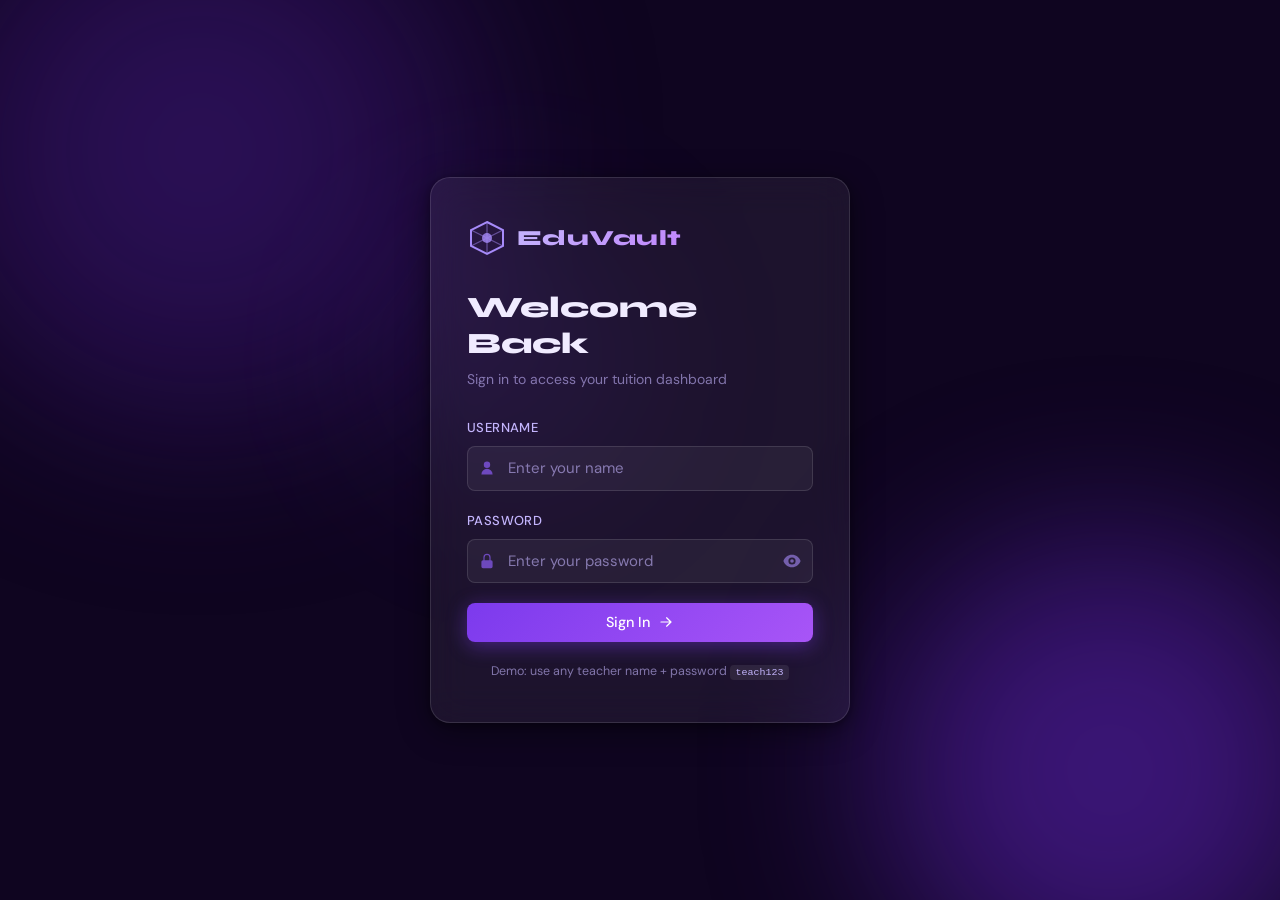
<file: index.html>
<!DOCTYPE html>
<html lang="en">
<head>
  <meta charset="UTF-8" />
  <meta name="viewport" content="width=device-width, initial-scale=1.0" />
  <title>EduVault — Login</title>
  <link rel="preconnect" href="https://fonts.googleapis.com" />
  <link rel="preconnect" href="https://fonts.gstatic.com" crossorigin />
  <link href="https://fonts.googleapis.com/css2?family=Syne:wght@400;600;700;800&family=DM+Sans:ital,opsz,wght@0,9..40,300;0,9..40,400;0,9..40,500;1,9..40,300&display=swap" rel="stylesheet" />
  <link rel="stylesheet" href="styles.css" />
</head>
<body>

  <div class="bg-orbs" aria-hidden="true">
    <div class="orb orb-1"></div>
    <div class="orb orb-2"></div>
    <div class="orb orb-3"></div>
  </div>

  <section id="login-screen" class="screen active">
    <div class="login-card glass-card">
      <div class="login-brand">
        <div class="brand-icon" aria-hidden="true">
          <svg viewBox="0 0 40 40" fill="none" xmlns="http://www.w3.org/2000/svg">
            <path d="M20 4L36 12V28L20 36L4 28V12L20 4Z" stroke="currentColor" stroke-width="2" fill="none"/>
            <path d="M20 4L20 36M4 12L36 28M36 12L4 28" stroke="currentColor" stroke-width="1.2" opacity="0.5"/>
            <circle cx="20" cy="20" r="5" fill="currentColor" opacity="0.8"/>
          </svg>
        </div>
        <span class="brand-name">EduVault</span>
      </div>

      <h1 class="login-heading">Welcome Back</h1>
      <p class="login-sub">Sign in to access your tuition dashboard</p>

      <div id="login-error" class="alert alert-error" role="alert" hidden>
        <span class="alert-icon">⚠</span>
        <span id="login-error-msg">Invalid credentials. Please try again.</span>
      </div>

      <div class="form-group">
        <label for="username" class="form-label">Username</label>
        <div class="input-wrapper">
          <span class="input-icon" aria-hidden="true">
            <svg viewBox="0 0 20 20" fill="currentColor"><path d="M10 10a4 4 0 100-8 4 4 0 000 8zm-7 8a7 7 0 1114 0H3z"/></svg>
          </span>
          <input type="text" id="username" class="form-input" placeholder="Enter your name" autocomplete="username" />
        </div>
      </div>

      <div class="form-group">
        <label for="password" class="form-label">Password</label>
        <div class="input-wrapper">
          <span class="input-icon" aria-hidden="true">
            <svg viewBox="0 0 20 20" fill="currentColor"><path fill-rule="evenodd" d="M10 1a4.5 4.5 0 00-4.5 4.5V9H5a2 2 0 00-2 2v6a2 2 0 002 2h10a2 2 0 002-2v-6a2 2 0 00-2-2h-.5V5.5A4.5 4.5 0 0010 1zm3 8V5.5a3 3 0 10-6 0V9h6z" clip-rule="evenodd"/></svg>
          </span>
          <input type="password" id="password" class="form-input" placeholder="Enter your password" autocomplete="current-password" />
          <button type="button" class="toggle-pw" id="toggle-pw" aria-label="Toggle password visibility">
            <svg id="pw-eye" viewBox="0 0 20 20" fill="currentColor"><path d="M10 12a2 2 0 100-4 2 2 0 000 4z"/><path fill-rule="evenodd" d="M.458 10C1.732 5.943 5.522 3 10 3s8.268 2.943 9.542 7c-1.274 4.057-5.064 7-9.542 7S1.732 14.057.458 10zM14 10a4 4 0 11-8 0 4 4 0 018 0z" clip-rule="evenodd"/></svg>
          </button>
        </div>
      </div>

      <button id="login-btn" class="btn btn-primary btn-full" type="button">
        <span>Sign In</span>
        <svg viewBox="0 0 20 20" fill="currentColor" class="btn-arrow"><path fill-rule="evenodd" d="M3 10a.75.75 0 01.75-.75h10.638L10.23 5.29a.75.75 0 111.04-1.08l5.5 5.25a.75.75 0 010 1.08l-5.5 5.25a.75.75 0 11-1.04-1.08l4.158-3.96H3.75A.75.75 0 013 10z" clip-rule="evenodd"/></svg>
      </button>

      <p class="login-hint">Demo: use any teacher name + password <code>teach123</code></p>
    </div>
  </section>

  <!-- Toast (for login errors feedback) -->
  <div id="toast" class="toast" role="alert" aria-live="polite" hidden>
    <span id="toast-icon">✓</span>
    <span id="toast-msg"></span>
  </div>

  <script src="script.js"></script>
  <script>
    document.addEventListener('DOMContentLoaded', () => {
      // If already logged in, skip to dashboard
      if (getCurrentUser()) { window.location.href = 'dashboard.html'; return; }

      const loginBtn = $('#login-btn');
      const togglePw = $('#toggle-pw');
      const pwInput  = $('#password');
      const errorEl  = $('#login-error');
      const errorMsg = $('#login-error-msg');

      togglePw.addEventListener('click', () => {
        pwInput.type = pwInput.type === 'password' ? 'text' : 'password';
      });

      ['#username', '#password'].forEach(sel => {
        $(sel).addEventListener('keydown', (e) => { if (e.key === 'Enter') attemptLogin(); });
      });

      loginBtn.addEventListener('click', attemptLogin);

      function attemptLogin() {
        const username = $('#username').value.trim().toLowerCase();
        const password = $('#password').value;
        hide(errorEl);

        if (!username || !password) {
          errorMsg.textContent = 'Please enter both username and password.';
          show(errorEl); return;
        }

        const cred = CREDENTIALS[username];
        if (!cred || cred.password !== password) {
          errorMsg.textContent = 'Invalid credentials. Please try again.';
          show(errorEl);
          loginBtn.style.animation = 'none';
          requestAnimationFrame(() => { loginBtn.style.animation = 'shake 0.4s ease'; });
          return;
        }

        setCurrentUser({ username, display: cred.display, role: cred.role });
        window.location.href = 'dashboard.html';
      }
    });
  </script>
</body>
</html>
</file>
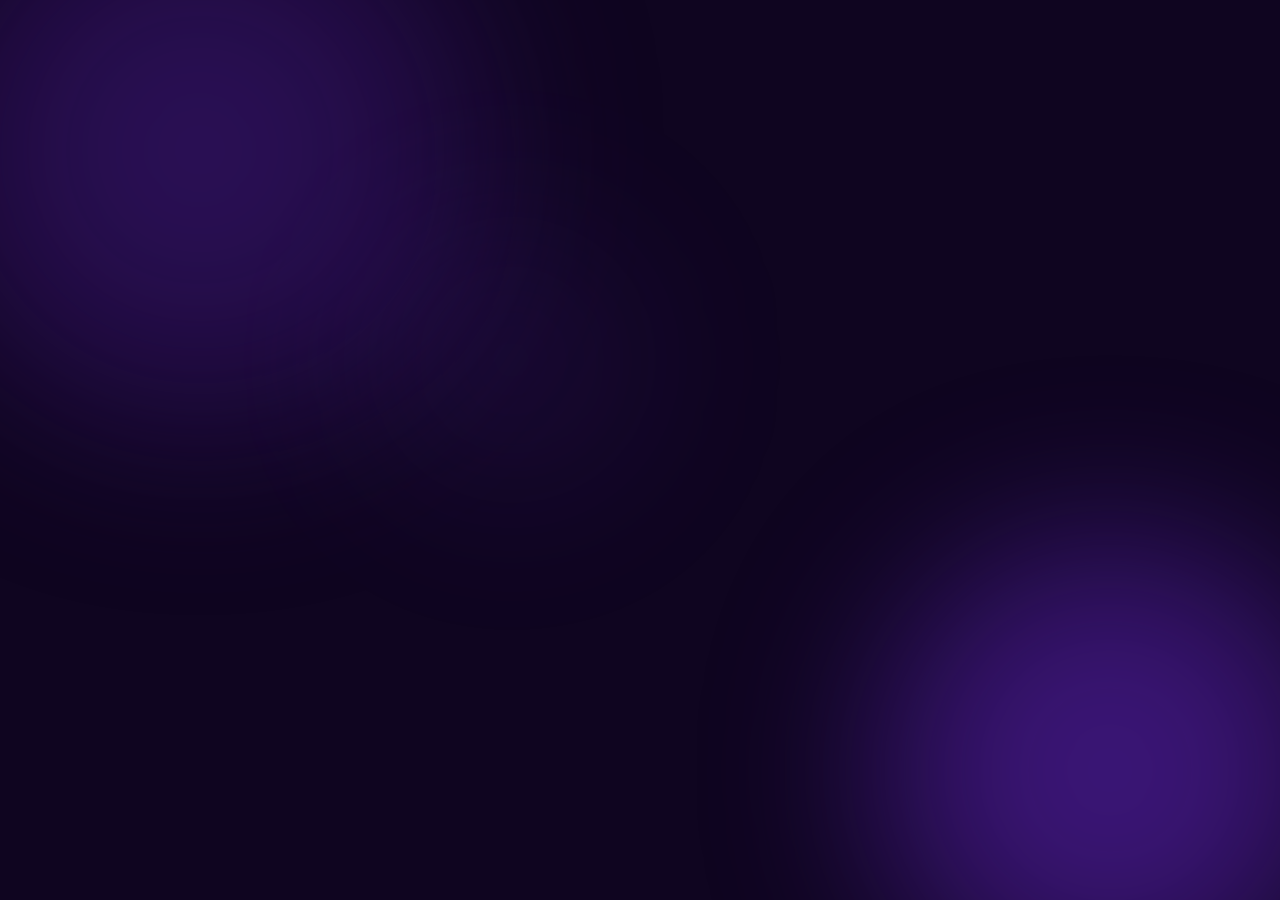
<file: attendance.html>
<!DOCTYPE html>
<html lang="en">
<head>
  <meta charset="UTF-8" />
  <meta name="viewport" content="width=device-width, initial-scale=1.0" />
  <title>EduVault — Attendance</title>
  <link rel="preconnect" href="https://fonts.googleapis.com" />
  <link rel="preconnect" href="https://fonts.gstatic.com" crossorigin />
  <link href="https://fonts.googleapis.com/css2?family=Syne:wght@400;600;700;800&family=DM+Sans:ital,opsz,wght@0,9..40,300;0,9..40,400;0,9..40,500;1,9..40,300&display=swap" rel="stylesheet" />
  <link rel="stylesheet" href="styles.css" />
</head>
<body>
  <div class="bg-orbs" aria-hidden="true">
    <div class="orb orb-1"></div>
    <div class="orb orb-2"></div>
    <div class="orb orb-3"></div>
  </div>
  <div class="dashboard-layout" id="dashboard-layout"></div>
  <div id="toast" class="toast" role="alert" aria-live="polite" hidden>
    <span id="toast-icon">✓</span>
    <span id="toast-msg"></span>
  </div>
  <script src="script.js"></script>
  <script src="_sidebar_helper.js"></script>
  <script src="attendance.js"></script>
</body>
</html>
</file>
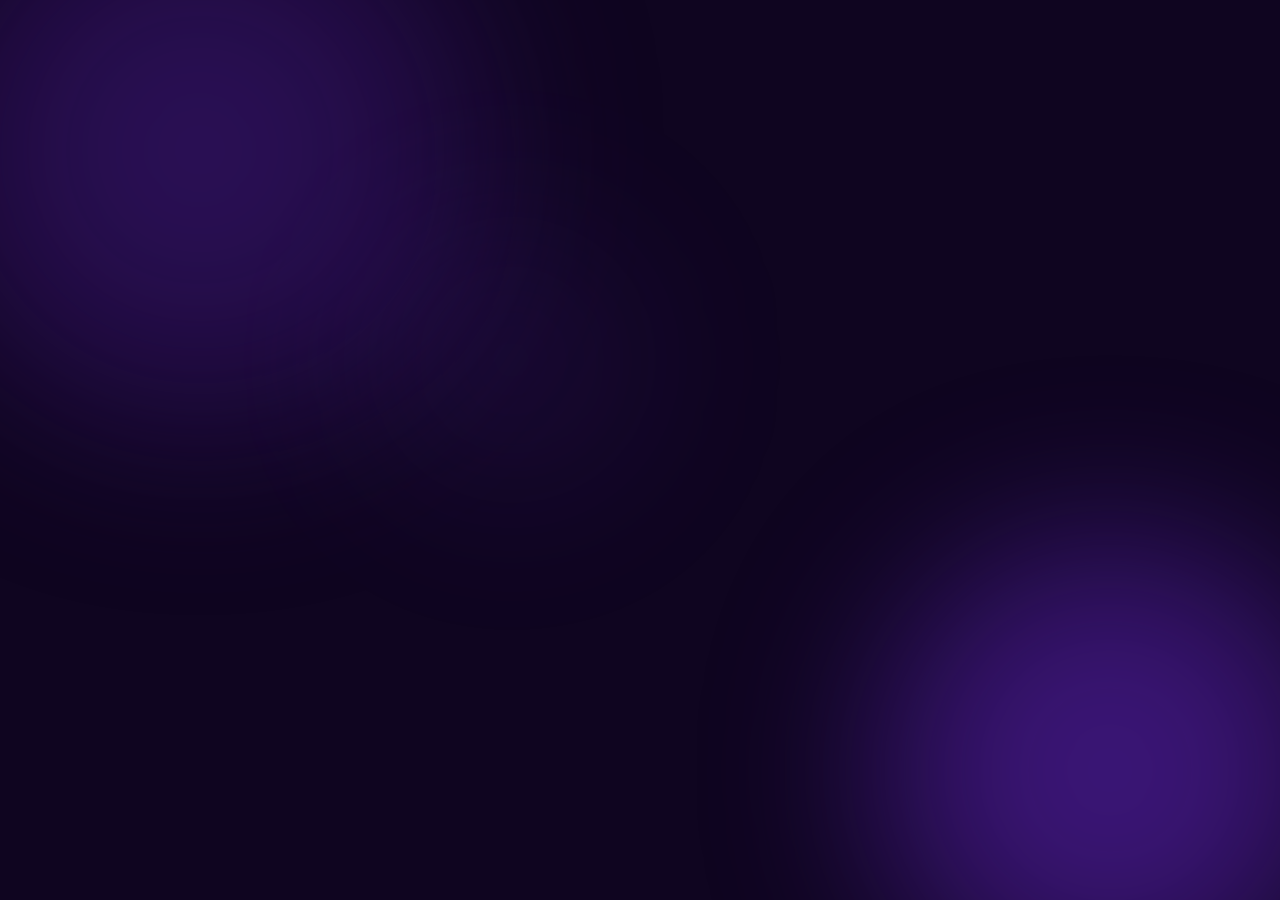
<file: dashboard.html>
<!DOCTYPE html>
<html lang="en">
<head>
  <meta charset="UTF-8" />
  <meta name="viewport" content="width=device-width, initial-scale=1.0" />
  <title>EduVault — Dashboard</title>
  <link rel="preconnect" href="https://fonts.googleapis.com" />
  <link rel="preconnect" href="https://fonts.gstatic.com" crossorigin />
  <link href="https://fonts.googleapis.com/css2?family=Syne:wght@400;600;700;800&family=DM+Sans:ital,opsz,wght@0,9..40,300;0,9..40,400;0,9..40,500;1,9..40,300&display=swap" rel="stylesheet" />
  <link rel="stylesheet" href="styles.css" />
  <style>
    .dashboard-welcome { max-width: 600px; margin: 3rem auto; text-align: center; padding: 2rem; }
    .dashboard-welcome h2 { font-size: 2rem; margin-bottom: 0.5rem; }
    .dashboard-welcome p { color: var(--text-muted); margin-bottom: 2rem; }
    .nav-cards { display: grid; grid-template-columns: repeat(auto-fit, minmax(200px, 1fr)); gap: 1rem; margin-top: 2rem; }
    .nav-card { display: flex; flex-direction: column; align-items: center; gap: 12px; padding: 1.5rem 1rem; border-radius: var(--radius-lg); border: 1px solid var(--glass-border); background: var(--glass-bg); backdrop-filter: var(--glass-blur); transition: var(--transition); text-decoration: none; color: var(--text-primary); }
    .nav-card:hover { background: var(--glass-bg-hover); border-color: var(--glass-border-accent); transform: translateY(-2px); }
    .nav-card-icon { width: 48px; height: 48px; border-radius: var(--radius-md); background: var(--glass-bg-active); display: flex; align-items: center; justify-content: center; color: var(--purple-300); }
    .nav-card-icon svg { width: 26px; height: 26px; }
    .nav-card-label { font-weight: 600; font-size: 0.95rem; }
  </style>
</head>
<body>
  <div class="bg-orbs" aria-hidden="true">
    <div class="orb orb-1"></div>
    <div class="orb orb-2"></div>
    <div class="orb orb-3"></div>
  </div>

  <div class="dashboard-layout" id="dashboard-layout"></div>

  <div id="toast" class="toast" role="alert" aria-live="polite" hidden>
    <span id="toast-icon">✓</span>
    <span id="toast-msg"></span>
  </div>

  <script src="script.js"></script>
  <script src="_sidebar_helper.js"></script>
  <script>
    document.addEventListener('DOMContentLoaded', () => {
      const user = initPage('dashboard', 'Dashboard');
      if (!user) return;

      const contentArea = $('#content-area');
      contentArea.innerHTML = `
        <div class="dashboard-welcome">
          <h2>Welcome, ${escapeHtml(user.display)} 👋</h2>
          <p>Select a section to get started</p>
          <div class="nav-cards">
            <a href="attendance.html" class="nav-card">
              <div class="nav-card-icon">
                <svg viewBox="0 0 24 24" fill="none" stroke="currentColor" stroke-width="2"><rect x="3" y="4" width="18" height="18" rx="2"/><path d="M16 2v4M8 2v4M3 10h18"/><path d="M8 14h.01M12 14h.01M16 14h.01M8 18h.01M12 18h.01"/></svg>
              </div>
              <span class="nav-card-label">Attendance</span>
            </a>
            <a href="session.html" class="nav-card">
              <div class="nav-card-icon">
                <svg viewBox="0 0 24 24" fill="none" stroke="currentColor" stroke-width="2"><circle cx="12" cy="12" r="10"/><polyline points="12,6 12,12 16,14"/></svg>
              </div>
              <span class="nav-card-label">Session Handled</span>
            </a>
            <a href="timetable.html" class="nav-card">
              <div class="nav-card-icon">
                <svg viewBox="0 0 24 24" fill="none" stroke="currentColor" stroke-width="2"><path d="M8 6h13M8 12h13M8 18h13M3 6h.01M3 12h.01M3 18h.01"/></svg>
              </div>
              <span class="nav-card-label">Timetable</span>
            </a>
            <a href="marks.html" class="nav-card">
              <div class="nav-card-icon">
                <svg viewBox="0 0 24 24" fill="none" stroke="currentColor" stroke-width="2"><path d="M9 11l3 3L22 4"/><path d="M21 12v7a2 2 0 01-2 2H5a2 2 0 01-2-2V5a2 2 0 012-2h11"/></svg>
              </div>
              <span class="nav-card-label">Marks</span>
            </a>
            ${user.role === 'admin' ? `
            <a href="students.html" class="nav-card">
              <div class="nav-card-icon">
                <svg viewBox="0 0 24 24" fill="none" stroke="currentColor" stroke-width="2"><path d="M17 21v-2a4 4 0 00-4-4H5a4 4 0 00-4 4v2"/><circle cx="9" cy="7" r="4"/><path d="M23 21v-2a4 4 0 00-3-3.87M16 3.13a4 4 0 010 7.75"/></svg>
              </div>
              <span class="nav-card-label">Students</span>
            </a>` : ''}
          </div>
        </div>`;
    });
  </script>
</body>
</html>
</file>
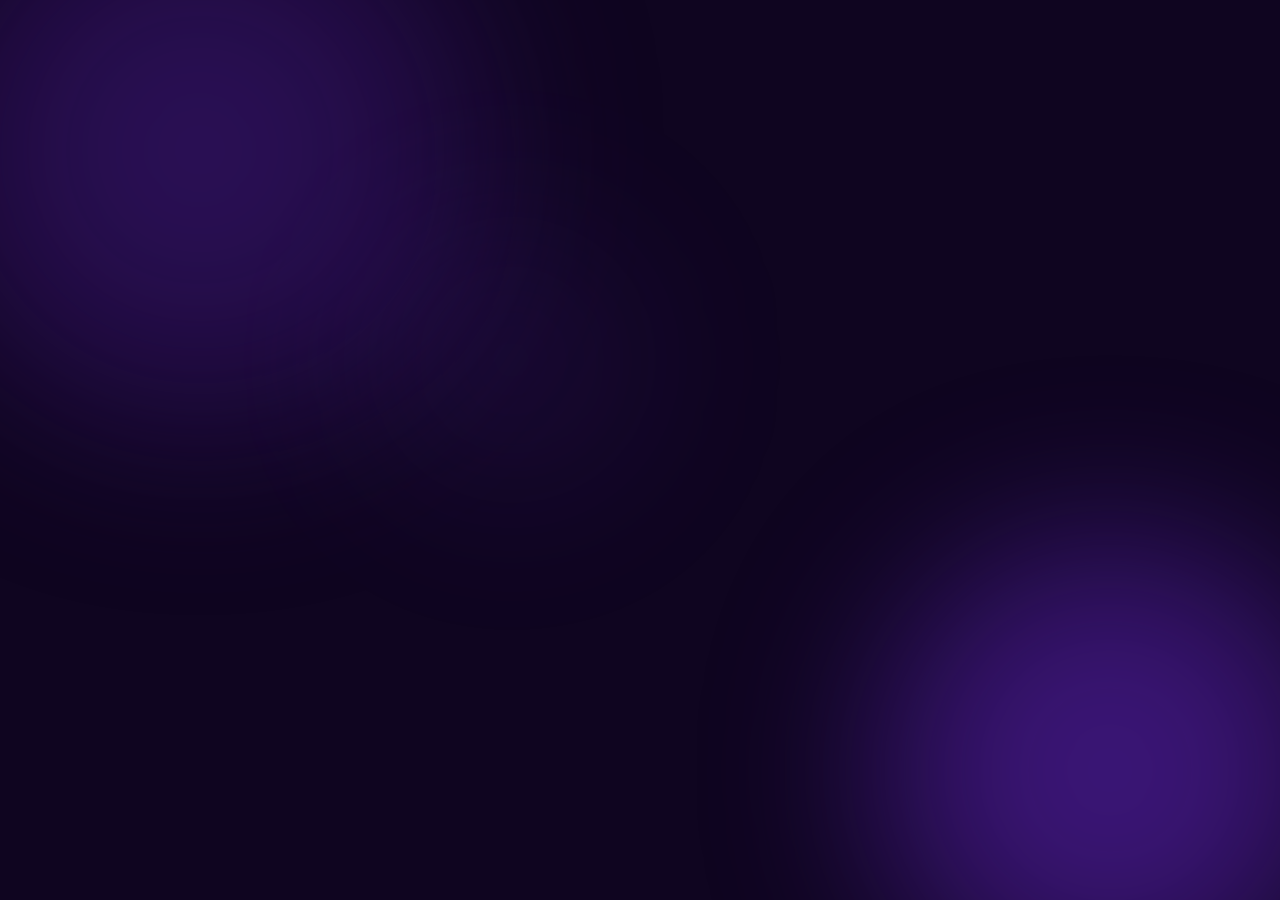
<file: marks.html>
<!DOCTYPE html>
<html lang="en">
<head>
  <meta charset="UTF-8" />
  <meta name="viewport" content="width=device-width, initial-scale=1.0" />
  <title>EduVault — Marks</title>
  <link rel="preconnect" href="https://fonts.googleapis.com" />
  <link rel="preconnect" href="https://fonts.gstatic.com" crossorigin />
  <link href="https://fonts.googleapis.com/css2?family=Syne:wght@400;600;700;800&family=DM+Sans:ital,opsz,wght@0,9..40,300;0,9..40,400;0,9..40,500;1,9..40,300&display=swap" rel="stylesheet" />
  <link rel="stylesheet" href="styles.css" />
</head>
<body>
  <div class="bg-orbs" aria-hidden="true">
    <div class="orb orb-1"></div>
    <div class="orb orb-2"></div>
    <div class="orb orb-3"></div>
  </div>
  <div class="dashboard-layout" id="dashboard-layout"></div>
  <div id="toast" class="toast" role="alert" aria-live="polite" hidden>
    <span id="toast-icon">✓</span>
    <span id="toast-msg"></span>
  </div>
  <script src="script.js"></script>
  <script src="_sidebar_helper.js"></script>
  <script src="marks.js"></script>
</body>
</html>
</file>
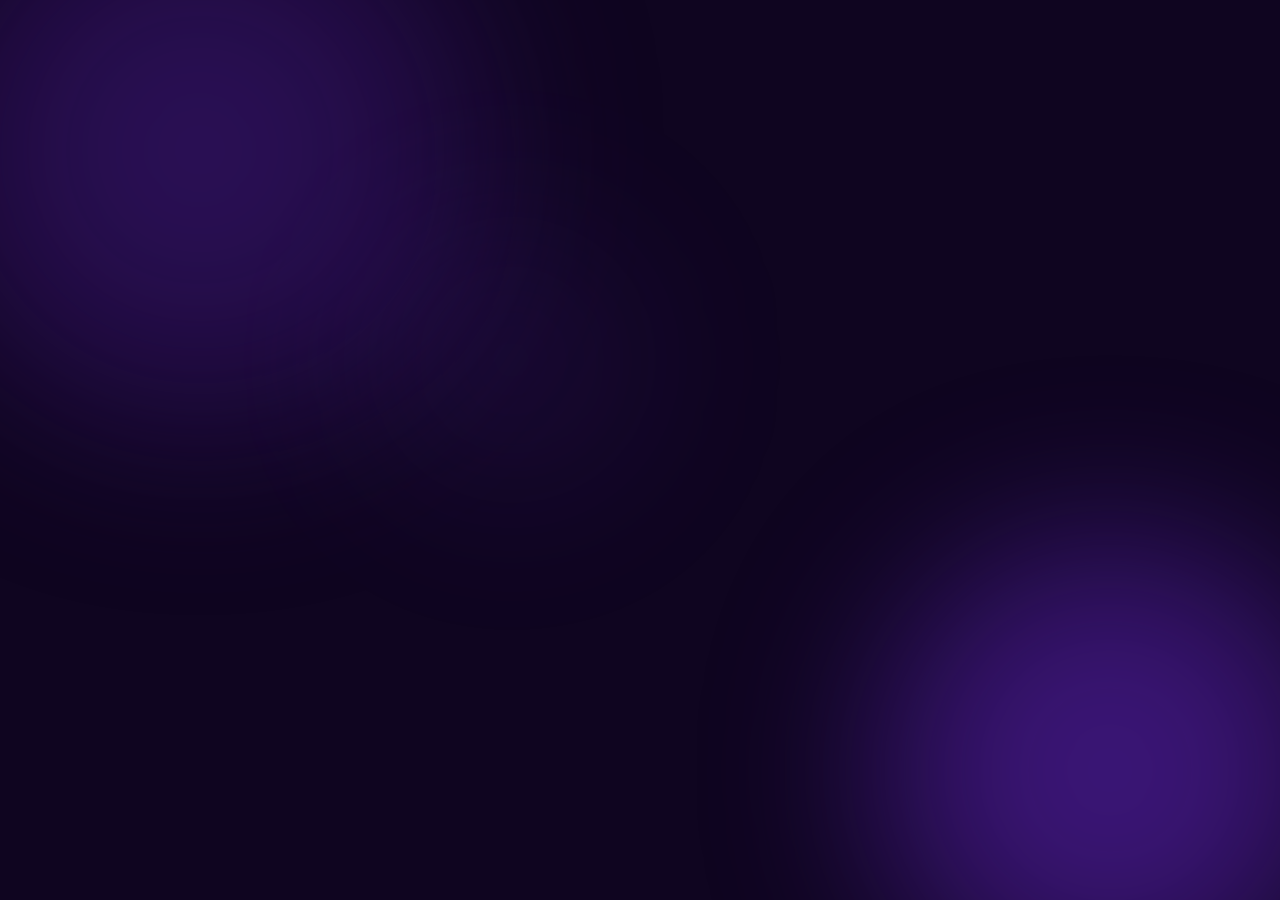
<file: session.html>
<!DOCTYPE html>
<html lang="en">
<head>
  <meta charset="UTF-8" />
  <meta name="viewport" content="width=device-width, initial-scale=1.0" />
  <title>EduVault — Session Handled</title>
  <link rel="preconnect" href="https://fonts.googleapis.com" />
  <link rel="preconnect" href="https://fonts.gstatic.com" crossorigin />
  <link href="https://fonts.googleapis.com/css2?family=Syne:wght@400;600;700;800&family=DM+Sans:ital,opsz,wght@0,9..40,300;0,9..40,400;0,9..40,500;1,9..40,300&display=swap" rel="stylesheet" />
  <link rel="stylesheet" href="styles.css" />
</head>
<body>
  <div class="bg-orbs" aria-hidden="true">
    <div class="orb orb-1"></div>
    <div class="orb orb-2"></div>
    <div class="orb orb-3"></div>
  </div>
  <div class="dashboard-layout" id="dashboard-layout"></div>
  <div id="toast" class="toast" role="alert" aria-live="polite" hidden>
    <span id="toast-icon">✓</span>
    <span id="toast-msg"></span>
  </div>
  <script src="script.js"></script>
  <script src="_sidebar_helper.js"></script>
  <script src="session.js"></script>
</body>
</html>
</file>
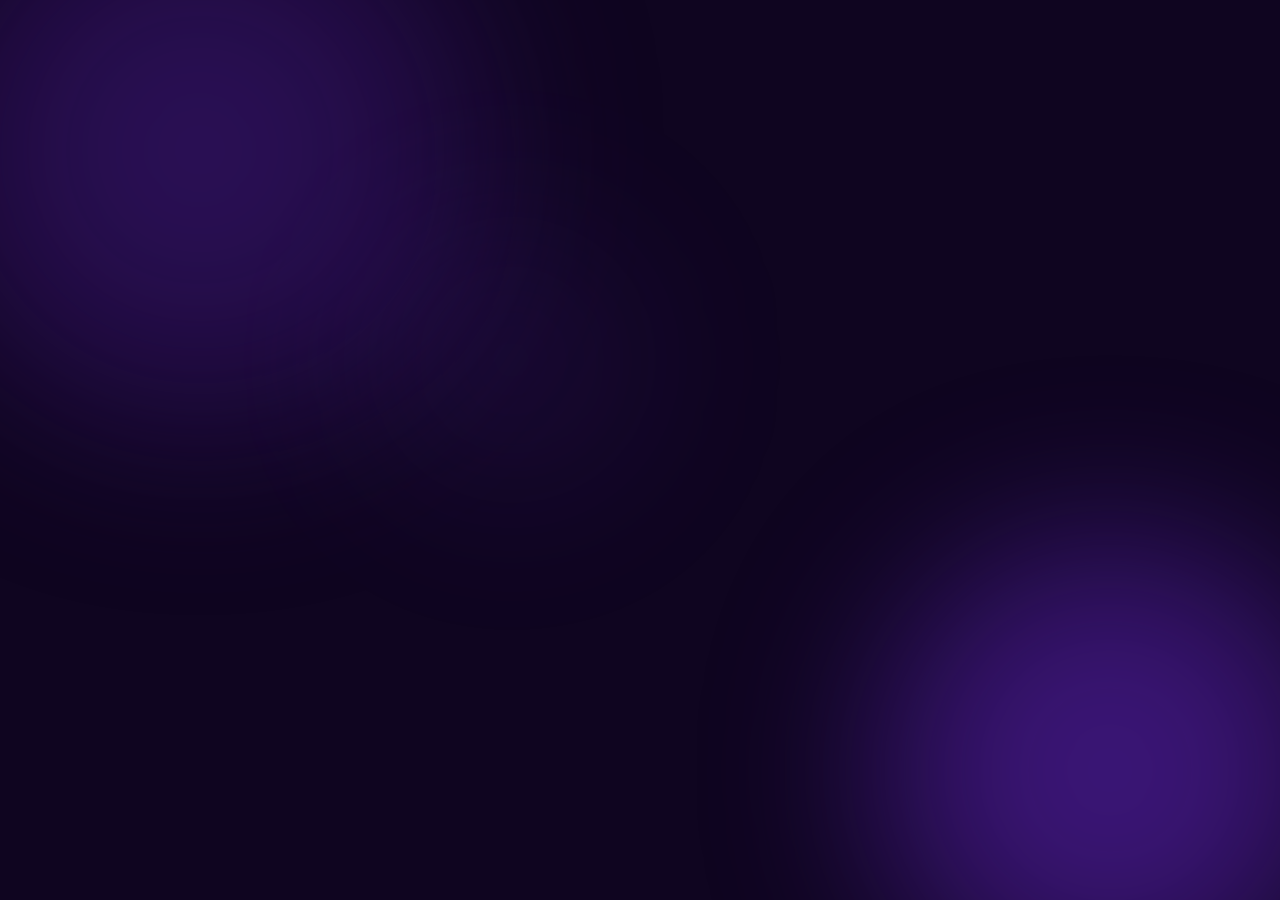
<file: students.html>
<!DOCTYPE html>
<html lang="en">
<head>
  <meta charset="UTF-8" />
  <meta name="viewport" content="width=device-width, initial-scale=1.0" />
  <title>EduVault — Students</title>
  <link rel="preconnect" href="https://fonts.googleapis.com" />
  <link rel="preconnect" href="https://fonts.gstatic.com" crossorigin />
  <link href="https://fonts.googleapis.com/css2?family=Syne:wght@400;600;700;800&family=DM+Sans:ital,opsz,wght@0,9..40,300;0,9..40,400;0,9..40,500;1,9..40,300&display=swap" rel="stylesheet" />
  <link rel="stylesheet" href="styles.css" />
</head>
<body>
  <div class="bg-orbs" aria-hidden="true">
    <div class="orb orb-1"></div>
    <div class="orb orb-2"></div>
    <div class="orb orb-3"></div>
  </div>
  <div class="dashboard-layout" id="dashboard-layout"></div>
  <div id="toast" class="toast" role="alert" aria-live="polite" hidden>
    <span id="toast-icon">✓</span>
    <span id="toast-msg"></span>
  </div>
  <script src="script.js"></script>
  <script src="_sidebar_helper.js"></script>
  <script src="students.js"></script>
</body>
</html>
</file>
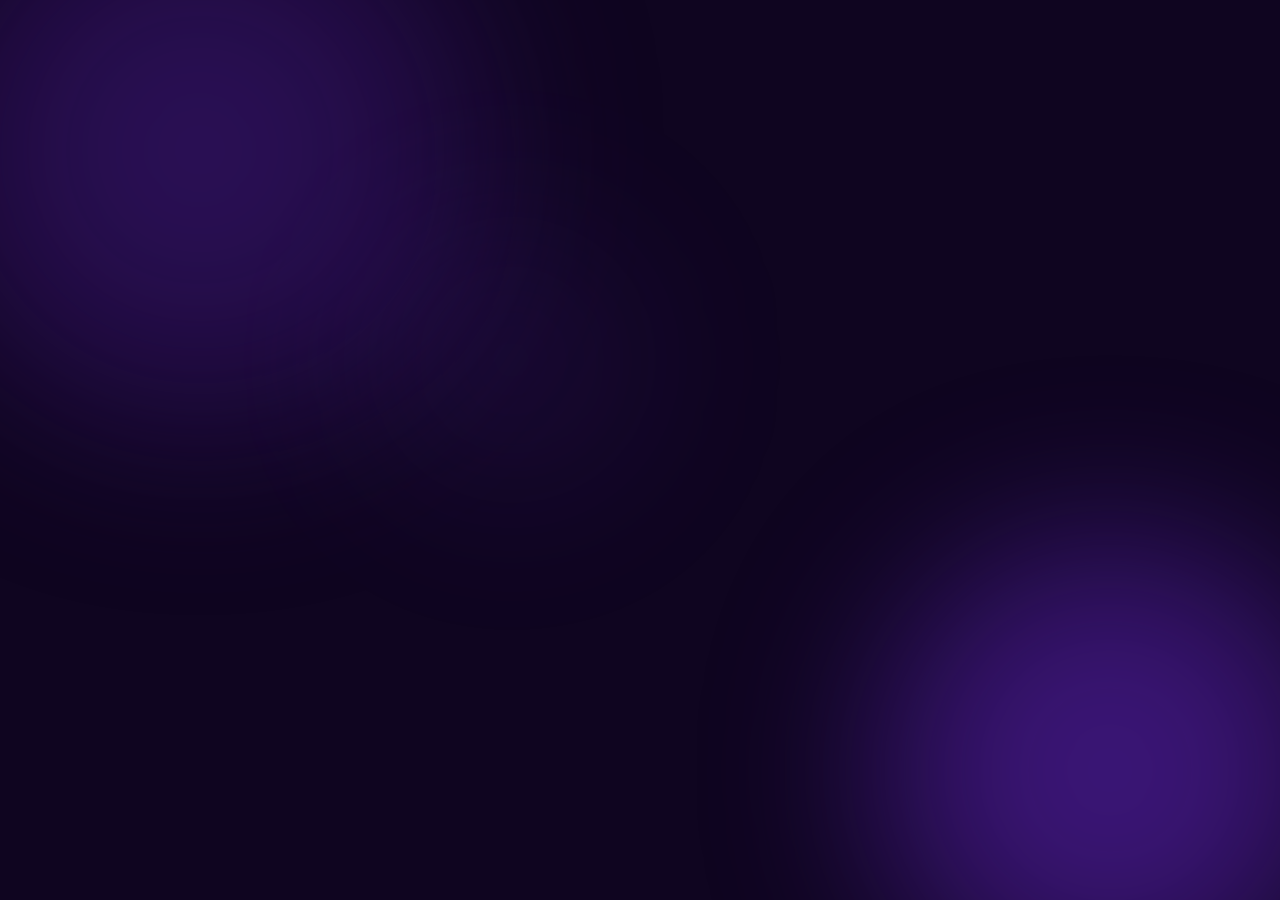
<file: timetable.html>
<!DOCTYPE html>
<html lang="en">
<head>
  <meta charset="UTF-8" />
  <meta name="viewport" content="width=device-width, initial-scale=1.0" />
  <title>EduVault — Timetable</title>
  <link rel="preconnect" href="https://fonts.googleapis.com" />
  <link rel="preconnect" href="https://fonts.gstatic.com" crossorigin />
  <link href="https://fonts.googleapis.com/css2?family=Syne:wght@400;600;700;800&family=DM+Sans:ital,opsz,wght@0,9..40,300;0,9..40,400;0,9..40,500;1,9..40,300&display=swap" rel="stylesheet" />
  <link rel="stylesheet" href="styles.css" />
</head>
<body>
  <div class="bg-orbs" aria-hidden="true">
    <div class="orb orb-1"></div>
    <div class="orb orb-2"></div>
    <div class="orb orb-3"></div>
  </div>
  <div class="dashboard-layout" id="dashboard-layout"></div>
  <div id="toast" class="toast" role="alert" aria-live="polite" hidden>
    <span id="toast-icon">✓</span>
    <span id="toast-msg"></span>
  </div>
  <script src="script.js"></script>
  <script src="_sidebar_helper.js"></script>
  <script src="timetable.js"></script>
</body>
</html>
</file>
<file: styles.css>
/* ══════════════════════════════════════════════════════════════
   EDUVAULT — TUITION MANAGEMENT SYSTEM
   Premium Purple Glassmorphism Theme
   Font: Syne (headings) + DM Sans (body)
═══════════════════════════════════════════════════════════════ */

/* ── CSS CUSTOM PROPERTIES ──────────────────────────────────── */
:root {
  --purple-950: #0f0520;
  --purple-900: #1a0a35;
  --purple-800: #2d1058;
  --purple-700: #4c1d95;
  --purple-600: #6d28d9;
  --purple-500: #7c3aed;
  --purple-400: #8b5cf6;
  --purple-300: #a78bfa;
  --purple-200: #c4b5fd;
  --purple-100: #ede9fe;
  --purple-50:  #f5f3ff;
  --violet-400: #a855f7;
  --violet-300: #c084fc;
  --indigo-400: #818cf8;
  --pink-400:   #f472b6;
  --rose-400:   #fb7185;
  --glass-bg:          rgba(255, 255, 255, 0.06);
  --glass-bg-hover:    rgba(255, 255, 255, 0.10);
  --glass-bg-active:   rgba(139, 92, 246, 0.20);
  --glass-border:      rgba(255, 255, 255, 0.12);
  --glass-border-accent: rgba(167, 139, 250, 0.35);
  --glass-shadow:      0 8px 32px rgba(0, 0, 0, 0.45), 0 2px 8px rgba(0,0,0,0.3);
  --glass-shadow-sm:   0 4px 16px rgba(0, 0, 0, 0.3);
  --glass-blur:        blur(18px);
  --glass-blur-sm:     blur(10px);
  --text-primary:   #f0ebff;
  --text-secondary: #c4b5fd;
  --text-muted:     rgba(196, 181, 253, 0.6);
  --text-inverse:   #1a0a35;
  --btn-primary-from: #7c3aed;
  --btn-primary-to:   #a855f7;
  --btn-primary-hover-from: #6d28d9;
  --btn-primary-hover-to:   #9333ea;
  --success:   #34d399;
  --warning:   #fbbf24;
  --danger:    #f87171;
  --info:      #60a5fa;
  --sidebar-width: 260px;
  --topbar-height: 64px;
  --radius-sm:  8px;
  --radius-md: 14px;
  --radius-lg: 20px;
  --radius-xl: 28px;
  --transition: all 0.25s cubic-bezier(0.4, 0, 0.2, 1);
  --transition-slow: all 0.45s cubic-bezier(0.4, 0, 0.2, 1);
}

*, *::before, *::after { box-sizing: border-box; margin: 0; padding: 0; }
html { scroll-behavior: smooth; font-size: 16px; }
body {
  font-family: 'DM Sans', -apple-system, sans-serif;
  font-size: 0.9375rem;
  line-height: 1.6;
  color: var(--text-primary);
  background: var(--purple-950);
  min-height: 100dvh;
  overflow-x: hidden;
  -webkit-font-smoothing: antialiased;
}
h1, h2, h3, h4, h5 { font-family: 'Syne', sans-serif; font-weight: 700; line-height: 1.2; }
ul { list-style: none; }
button { cursor: pointer; font-family: inherit; }
input, select, textarea { font-family: inherit; }
a { color: inherit; text-decoration: none; }
svg { display: block; }
code {
  font-family: 'Courier New', monospace;
  font-size: 0.8em;
  background: rgba(255,255,255,0.08);
  padding: 2px 6px;
  border-radius: 4px;
  color: var(--purple-200);
}

::-webkit-scrollbar { width: 6px; height: 6px; }
::-webkit-scrollbar-track { background: transparent; }
::-webkit-scrollbar-thumb { background: rgba(139, 92, 246, 0.4); border-radius: 99px; }
::-webkit-scrollbar-thumb:hover { background: rgba(139, 92, 246, 0.7); }

/* ── BACKGROUND ORBS ────────────────────────────────────────── */
.bg-orbs { position: fixed; inset: 0; pointer-events: none; z-index: 0; overflow: hidden; }
.orb { position: absolute; border-radius: 50%; filter: blur(80px); opacity: 0.55; animation: orbDrift 20s ease-in-out infinite alternate; }
.orb-1 { width: 600px; height: 600px; top: -150px; left: -100px; background: radial-gradient(circle, #4c1d95, #2d1058 60%, transparent); animation-duration: 22s; }
.orb-2 { width: 500px; height: 500px; bottom: -120px; right: -80px; background: radial-gradient(circle, #6d28d9, #4c1d95 60%, transparent); animation-duration: 18s; animation-delay: -8s; }
.orb-3 { width: 400px; height: 400px; top: 40%; left: 40%; transform: translate(-50%, -50%); background: radial-gradient(circle, #7c3aed40, transparent 70%); animation-duration: 28s; animation-delay: -14s; }
@keyframes orbDrift {
  0%   { transform: translate(0, 0) scale(1); }
  33%  { transform: translate(40px, -30px) scale(1.05); }
  66%  { transform: translate(-30px, 20px) scale(0.97); }
  100% { transform: translate(20px, 40px) scale(1.03); }
}

/* ── GLASSMORPHISM CARD ─────────────────────────────────────── */
.glass-card {
  background: var(--glass-bg);
  backdrop-filter: var(--glass-blur);
  -webkit-backdrop-filter: var(--glass-blur);
  border: 1px solid var(--glass-border);
  border-radius: var(--radius-lg);
  box-shadow: var(--glass-shadow);
}

/* ── SCREEN TRANSITION (login page only) ────────────────────── */
.screen { position: fixed; inset: 0; z-index: 10; opacity: 0; pointer-events: none; transition: opacity 0.45s ease; }
.screen.active { opacity: 1; pointer-events: all; }

/* ══════════════════════════════════════════════════════════════
   LOGIN SCREEN
═══════════════════════════════════════════════════════════════ */
#login-screen { display: flex; align-items: center; justify-content: center; padding: 1.5rem; background: transparent; }
.login-card { width: 100%; max-width: 420px; padding: 2.5rem 2.25rem; position: relative; z-index: 1; animation: slideUp 0.6s cubic-bezier(0.16, 1, 0.3, 1) both; }
@keyframes slideUp { from { opacity: 0; transform: translateY(30px); } to { opacity: 1; transform: translateY(0); } }
.login-brand { display: flex; align-items: center; gap: 10px; margin-bottom: 2rem; }
.brand-icon { width: 40px; height: 40px; color: var(--purple-300); flex-shrink: 0; }
.brand-icon svg { width: 100%; height: 100%; }
.brand-icon.small { width: 32px; height: 32px; }
.brand-name { font-family: 'Syne', sans-serif; font-size: 1.35rem; font-weight: 800; letter-spacing: 0.02em; background: linear-gradient(135deg, var(--purple-200), var(--violet-300)); -webkit-background-clip: text; -webkit-text-fill-color: transparent; background-clip: text; }
.login-heading { font-size: 1.85rem; font-weight: 800; color: var(--text-primary); margin-bottom: 0.4rem; }
.login-sub { font-size: 0.875rem; color: var(--text-muted); margin-bottom: 1.75rem; }
.login-hint { margin-top: 1.25rem; text-align: center; font-size: 0.78rem; color: var(--text-muted); }

/* ── FORMS ──────────────────────────────────────────────────── */
.form-group { margin-bottom: 1.25rem; }
.form-label { display: block; font-size: 0.8125rem; font-weight: 500; color: var(--purple-200); margin-bottom: 0.45rem; letter-spacing: 0.03em; text-transform: uppercase; }
.input-wrapper { position: relative; display: flex; align-items: center; }
.input-icon { position: absolute; left: 12px; width: 16px; height: 16px; color: var(--purple-400); opacity: 0.7; pointer-events: none; }
.input-icon svg { width: 100%; height: 100%; }
.form-input { width: 100%; padding: 0.7rem 1rem 0.7rem 2.5rem; background: rgba(255, 255, 255, 0.05); border: 1px solid var(--glass-border); border-radius: var(--radius-sm); color: var(--text-primary); font-size: 0.9375rem; transition: var(--transition); outline: none; }
.form-input::placeholder { color: var(--text-muted); }
.form-input:focus { border-color: var(--purple-400); background: rgba(139, 92, 246, 0.08); box-shadow: 0 0 0 3px rgba(139, 92, 246, 0.2); }
.panel .form-input, .modal-body .form-input, .form-card .form-input, .timetable-form .form-input { padding-left: 1rem; }
select.form-input { padding-left: 1rem; }
.toggle-pw { position: absolute; right: 10px; background: none; border: none; color: var(--purple-300); opacity: 0.6; width: 20px; height: 20px; padding: 0; transition: var(--transition); }
.toggle-pw:hover { opacity: 1; }
.toggle-pw svg { width: 18px; height: 18px; }

/* ── BUTTONS ────────────────────────────────────────────────── */
.btn { display: inline-flex; align-items: center; justify-content: center; gap: 8px; padding: 0.65rem 1.4rem; border-radius: var(--radius-sm); font-family: 'DM Sans', sans-serif; font-size: 0.9rem; font-weight: 500; border: none; transition: var(--transition); white-space: nowrap; position: relative; overflow: hidden; }
.btn svg { width: 16px; height: 16px; flex-shrink: 0; }
.btn::before { content: ''; position: absolute; inset: 0; background: rgba(255,255,255,0); transition: var(--transition); }
.btn:hover::before { background: rgba(255,255,255,0.06); }
.btn:active { transform: scale(0.97); }
.btn-primary { background: linear-gradient(135deg, var(--btn-primary-from), var(--btn-primary-to)); color: #fff; box-shadow: 0 4px 20px rgba(124, 58, 237, 0.45); }
.btn-primary:hover { background: linear-gradient(135deg, var(--btn-primary-hover-from), var(--btn-primary-hover-to)); box-shadow: 0 6px 28px rgba(124, 58, 237, 0.6); }
.btn-outline { background: transparent; border: 1px solid var(--glass-border-accent); color: var(--purple-200); }
.btn-outline:hover { background: rgba(139, 92, 246, 0.12); border-color: var(--purple-400); }
.btn-ghost { background: transparent; color: var(--text-muted); }
.btn-ghost:hover { background: rgba(255,255,255,0.06); color: var(--text-primary); }
.btn-full { width: 100%; }
.btn-sm { padding: 0.45rem 0.9rem; font-size: 0.8125rem; }
.btn-arrow { width: 18px; height: 18px; }

/* ── ALERTS ─────────────────────────────────────────────────── */
.alert { display: flex; align-items: center; gap: 8px; padding: 0.75rem 1rem; border-radius: var(--radius-sm); font-size: 0.875rem; margin-bottom: 1.25rem; }
.alert-error { background: rgba(248, 113, 113, 0.12); border: 1px solid rgba(248, 113, 113, 0.3); color: var(--danger); }
.alert-icon { font-size: 1rem; }

/* ══════════════════════════════════════════════════════════════
   DASHBOARD LAYOUT (shared across all inner pages)
═══════════════════════════════════════════════════════════════ */
.dashboard-layout { display: flex; width: 100%; min-height: 100dvh; position: relative; }

/* ── SIDEBAR ────────────────────────────────────────────────── */
.sidebar { width: var(--sidebar-width); flex-shrink: 0; height: 100dvh; position: sticky; top: 0; display: flex; flex-direction: column; padding: 1.25rem 1rem; gap: 1.25rem; border-radius: 0; border-left: none; border-top: none; border-bottom: none; border-right: 1px solid var(--glass-border); overflow-y: auto; overflow-x: hidden; z-index: 100; transition: transform 0.35s cubic-bezier(0.4, 0, 0.2, 1); background: var(--glass-bg); backdrop-filter: var(--glass-blur); -webkit-backdrop-filter: var(--glass-blur); }
.sidebar-header { display: flex; align-items: center; gap: 10px; padding-bottom: 0.75rem; border-bottom: 1px solid var(--glass-border); }
.sidebar-close-btn { display: none; margin-left: auto; background: none; border: none; color: var(--text-muted); padding: 4px; border-radius: 4px; }
.sidebar-close-btn svg { width: 18px; height: 18px; }
.sidebar-close-btn:hover { color: var(--text-primary); background: var(--glass-bg-hover); }
.user-badge { display: flex; align-items: center; gap: 10px; padding: 0.75rem 0.85rem; background: var(--glass-bg-active); border-radius: var(--radius-md); border: 1px solid var(--glass-border-accent); }
.user-avatar { width: 36px; height: 36px; border-radius: 50%; background: linear-gradient(135deg, var(--purple-600), var(--violet-400)); display: flex; align-items: center; justify-content: center; font-family: 'Syne', sans-serif; font-weight: 800; font-size: 0.875rem; color: #fff; flex-shrink: 0; box-shadow: 0 2px 10px rgba(124,58,237,0.5); }
.user-info { min-width: 0; overflow: hidden; }
.user-name { display: block; font-weight: 600; font-size: 0.9rem; color: var(--text-primary); overflow: hidden; text-overflow: ellipsis; white-space: nowrap; }
.user-role { display: block; font-size: 0.72rem; color: var(--violet-300); font-weight: 500; }
.nav-list { display: flex; flex-direction: column; gap: 4px; flex: 1; }
.nav-item { width: 100%; display: flex; align-items: center; gap: 10px; padding: 0.65rem 0.85rem; border-radius: var(--radius-sm); background: transparent; border: 1px solid transparent; color: var(--text-secondary); font-size: 0.875rem; font-weight: 500; transition: var(--transition); text-align: left; position: relative; text-decoration: none; }
.nav-item:hover { background: var(--glass-bg-hover); color: var(--text-primary); border-color: var(--glass-border); }
.nav-item.active { background: var(--glass-bg-active); color: var(--purple-200); border-color: var(--glass-border-accent); }
.nav-icon { width: 18px; height: 18px; flex-shrink: 0; opacity: 0.8; }
.nav-icon svg { width: 100%; height: 100%; }
.admin-badge { margin-left: auto; font-size: 0.62rem; font-weight: 700; letter-spacing: 0.06em; text-transform: uppercase; padding: 2px 7px; border-radius: 99px; background: linear-gradient(135deg, rgba(168,85,247,0.3), rgba(99,102,241,0.3)); border: 1px solid rgba(168,85,247,0.4); color: var(--violet-300); }
.admin-panel { padding-top: 1rem; border-top: 1px solid var(--glass-border); }
.admin-panel-header { display: flex; align-items: center; gap: 6px; font-size: 0.75rem; text-transform: uppercase; letter-spacing: 0.08em; color: var(--text-muted); font-weight: 600; margin-bottom: 0.6rem; }
.admin-panel-icon { font-size: 0.85rem; }
.logout-btn { margin-top: auto; border-top: 1px solid var(--glass-border); padding-top: 0.85rem; color: rgba(248, 113, 113, 0.7) !important; }
.logout-btn:hover { color: var(--danger) !important; }

/* ── MAIN AREA ──────────────────────────────────────────────── */
.main-area { flex: 1; display: flex; flex-direction: column; overflow: hidden; min-width: 0; }

/* ── TOPBAR ─────────────────────────────────────────────────── */
.topbar { height: var(--topbar-height); display: flex; align-items: center; gap: 1rem; padding: 0 1.5rem; border-radius: 0; border-top: none; border-left: none; border-right: none; border-bottom: 1px solid var(--glass-border); flex-shrink: 0; background: var(--glass-bg); backdrop-filter: var(--glass-blur); -webkit-backdrop-filter: var(--glass-blur); }
.menu-toggle { background: none; border: none; color: var(--text-secondary); width: 36px; height: 36px; display: none; align-items: center; justify-content: center; border-radius: var(--radius-sm); flex-shrink: 0; }
.menu-toggle svg { width: 20px; height: 20px; }
.menu-toggle:hover { background: var(--glass-bg-hover); color: var(--text-primary); }
.topbar-title { flex: 1; }
.topbar-title h2 { font-size: 1.1rem; font-weight: 700; color: var(--text-primary); }
.topbar-date { font-size: 0.78rem; color: var(--text-muted); }
.topbar-right { display: flex; align-items: center; gap: 12px; }
.topbar-user { display: flex; align-items: center; gap: 8px; padding: 6px 12px 6px 6px; background: var(--glass-bg); border: 1px solid var(--glass-border); border-radius: 99px; }
.topbar-avatar { width: 28px; height: 28px; font-size: 0.75rem; }
.topbar-username { font-size: 0.85rem; font-weight: 500; color: var(--text-secondary); }

/* ── CONTENT AREA ───────────────────────────────────────────── */
.content-area { flex: 1; overflow-y: auto; padding: 1.5rem; position: relative; }

/* ── PANELS ─────────────────────────────────────────────────── */
.panel { animation: panelFadeIn 0.3s ease; }
@keyframes panelFadeIn { from { opacity: 0; transform: translateY(10px); } to { opacity: 1; transform: translateY(0); } }
.panel-header { display: flex; align-items: flex-start; justify-content: space-between; gap: 1rem; margin-bottom: 1.25rem; flex-wrap: wrap; }
.panel-title { font-size: 1.4rem; color: var(--text-primary); margin-bottom: 0.15rem; }
.panel-sub { font-size: 0.8125rem; color: var(--text-muted); }
.panel-actions { display: flex; gap: 8px; align-items: center; flex-wrap: wrap; }

/* ── STUDENT LIST ───────────────────────────────────────────── */
.student-list-card { padding: 0; overflow: hidden; }
.student-list-header { display: flex; justify-content: space-between; padding: 0.75rem 1.25rem; font-size: 0.75rem; text-transform: uppercase; letter-spacing: 0.08em; color: var(--text-muted); font-weight: 600; border-bottom: 1px solid var(--glass-border); background: rgba(255,255,255,0.03); }
.student-list { padding: 0.5rem 0; }
.student-item { display: flex; align-items: center; justify-content: space-between; padding: 0.8rem 1.25rem; border-bottom: 1px solid rgba(255,255,255,0.04); transition: var(--transition); animation: itemSlideIn 0.3s ease both; }
@keyframes itemSlideIn { from { opacity: 0; transform: translateX(-8px); } to { opacity: 1; transform: translateX(0); } }
.student-item:last-child { border-bottom: none; }
.student-item:hover { background: var(--glass-bg-hover); }
.student-name-col { display: flex; align-items: center; gap: 10px; }
.student-num { width: 24px; height: 24px; border-radius: 50%; background: rgba(139,92,246,0.2); border: 1px solid rgba(139,92,246,0.3); display: flex; align-items: center; justify-content: center; font-size: 0.7rem; font-weight: 700; color: var(--purple-300); flex-shrink: 0; }
.student-name { font-weight: 500; font-size: 0.9rem; color: var(--text-primary); }

/* ── ATTENDANCE TOGGLE ──────────────────────────────────────── */
.attendance-toggle { display: flex; align-items: center; gap: 8px; }
.toggle-switch { position: relative; width: 90px; height: 32px; }
.toggle-switch input { opacity: 0; width: 0; height: 0; }
.toggle-track { position: absolute; inset: 0; border-radius: 99px; background: rgba(248,113,113,0.2); border: 1px solid rgba(248,113,113,0.35); cursor: pointer; transition: var(--transition); display: flex; align-items: center; overflow: hidden; }
.toggle-track::before { content: ''; position: absolute; left: 3px; width: 26px; height: 26px; border-radius: 50%; background: var(--danger); transition: var(--transition); }
.toggle-switch input:checked + .toggle-track { background: rgba(52,211,153,0.15); border-color: rgba(52,211,153,0.4); }
.toggle-switch input:checked + .toggle-track::before { transform: translateX(58px); background: var(--success); }
.toggle-label { position: absolute; width: 100%; display: flex; justify-content: space-between; padding: 0 8px 0 34px; pointer-events: none; font-size: 0.68rem; font-weight: 700; letter-spacing: 0.04em; }
.toggle-switch input:checked ~ .toggle-label .lbl-absent { display: none; }
.toggle-switch input:not(:checked) ~ .toggle-label .lbl-present { display: none; }
.lbl-absent { color: var(--danger); padding-left: 0; margin-left: 2px; }
.lbl-present { color: var(--success); }

/* ── SESSION CHECKBOXES ─────────────────────────────────────── */
.session-checkbox-wrapper { display: flex; align-items: center; justify-content: center; }
.session-checkbox { width: 22px; height: 22px; accent-color: var(--purple-500); cursor: pointer; }
.session-teacher-badge { display: flex; align-items: center; gap: 6px; padding: 0.5rem 1rem; font-size: 0.8125rem; color: var(--text-muted); border-radius: var(--radius-md); white-space: nowrap; }
.session-teacher-badge strong { color: var(--purple-200); }

/* ── SUBMIT ROW ─────────────────────────────────────────────── */
.submit-row { display: flex; justify-content: flex-end; margin-top: 1.25rem; }

/* ── HISTORY SECTION ────────────────────────────────────────── */
.history-section { margin-top: 2rem; }
.history-title { font-size: 1rem; color: var(--text-secondary); margin-bottom: 0.75rem; }

/* ── DATA TABLE ─────────────────────────────────────────────── */
.data-table { width: 100%; border-collapse: collapse; font-size: 0.875rem; }
.data-table thead th { padding: 0.75rem 1.25rem; text-align: left; font-size: 0.73rem; text-transform: uppercase; letter-spacing: 0.08em; color: var(--text-muted); font-weight: 600; border-bottom: 1px solid var(--glass-border); background: rgba(255,255,255,0.03); }
.data-table tbody td { padding: 0.8rem 1.25rem; border-bottom: 1px solid rgba(255,255,255,0.04); color: var(--text-primary); vertical-align: middle; }
.data-table tbody tr:last-child td { border-bottom: none; }
.data-table tbody tr:hover { background: var(--glass-bg-hover); }
.empty-row { text-align: center; color: var(--text-muted); font-style: italic; padding: 2rem !important; }
.table-scroll { overflow-x: auto; }

/* ── TWO-COLUMN LAYOUT ──────────────────────────────────────── */
.two-col-layout { display: grid; grid-template-columns: 320px 1fr; gap: 1.25rem; align-items: start; }
.form-card, .table-card { padding: 1.5rem; }
.form-card-title { font-size: 1rem; color: var(--text-secondary); margin-bottom: 1.25rem; padding-bottom: 0.75rem; border-bottom: 1px solid var(--glass-border); }

/* ── MARKS TABLE ────────────────────────────────────────────── */
.marks-table td:first-child { color: var(--text-muted); font-size: 0.8rem; width: 36px; }
.grade-chip { display: inline-flex; align-items: center; justify-content: center; width: 30px; height: 30px; border-radius: 50%; font-size: 0.75rem; font-weight: 700; }
.grade-a { background: rgba(52,211,153,0.15); color: var(--success); border: 1px solid rgba(52,211,153,0.3); }
.grade-b { background: rgba(96,165,250,0.15); color: var(--info); border: 1px solid rgba(96,165,250,0.3); }
.grade-c { background: rgba(251,191,36,0.15); color: var(--warning); border: 1px solid rgba(251,191,36,0.3); }
.grade-d { background: rgba(248,113,113,0.15); color: var(--danger); border: 1px solid rgba(248,113,113,0.3); }

/* ── STATS ROW ──────────────────────────────────────────────── */
.stats-row { display: flex; gap: 1rem; margin-bottom: 1.25rem; flex-wrap: wrap; }
.stat-chip { flex: 1; min-width: 100px; padding: 1rem 1.25rem; display: flex; flex-direction: column; gap: 4px; border-radius: var(--radius-md); }
.stat-value { font-family: 'Syne', sans-serif; font-size: 1.6rem; font-weight: 800; background: linear-gradient(135deg, var(--purple-200), var(--violet-300)); -webkit-background-clip: text; -webkit-text-fill-color: transparent; background-clip: text; }
.stat-label { font-size: 0.75rem; color: var(--text-muted); font-weight: 500; }

.upload-hint { margin-top: 1.25rem; display: flex; align-items: center; gap: 8px; padding: 0.9rem 1.25rem; font-size: 0.8125rem; color: var(--text-muted); border-radius: var(--radius-md); line-height: 1.5; }
.upload-hint strong { color: var(--purple-300); }

/* ── ACCESS DENIED OVERLAY ──────────────────────────────────── */
.access-denied-overlay { position: absolute; inset: 0; background: rgba(10, 3, 25, 0.75); backdrop-filter: blur(6px); -webkit-backdrop-filter: blur(6px); z-index: 50; display: flex; align-items: center; justify-content: center; padding: 2rem; border-radius: 0; }
.access-denied-card { padding: 2.5rem 2rem; text-align: center; max-width: 380px; border: 1px solid rgba(248,113,113,0.25); }
.access-denied-icon { font-size: 3rem; margin-bottom: 1rem; filter: grayscale(0.2); }
.access-denied-card h3 { font-size: 1.35rem; color: var(--danger); margin-bottom: 0.6rem; }
.access-denied-card p { font-size: 0.875rem; color: var(--text-secondary); line-height: 1.6; }
.access-denied-card strong { color: var(--purple-200); }

/* ── TOAST ──────────────────────────────────────────────────── */
.toast { position: fixed; bottom: 2rem; right: 2rem; background: rgba(30,12,60,0.95); border: 1px solid var(--glass-border-accent); border-radius: var(--radius-md); padding: 0.85rem 1.25rem; display: flex; align-items: center; gap: 10px; font-size: 0.875rem; color: var(--text-primary); box-shadow: 0 8px 32px rgba(0,0,0,0.6); backdrop-filter: var(--glass-blur-sm); z-index: 9999; animation: toastIn 0.35s cubic-bezier(0.16,1,0.3,1) both; max-width: 340px; }
@keyframes toastIn { from { opacity: 0; transform: translateY(16px) scale(0.95); } to { opacity: 1; transform: translateY(0) scale(1); } }
.toast.hide { animation: toastOut 0.25s ease forwards; }
@keyframes toastOut { to { opacity: 0; transform: translateY(8px); } }
#toast-icon { font-size: 1.1rem; flex-shrink: 0; }

/* ── MODAL ──────────────────────────────────────────────────── */
.modal-overlay { position: fixed; inset: 0; background: rgba(8, 2, 20, 0.8); backdrop-filter: blur(8px); -webkit-backdrop-filter: blur(8px); z-index: 500; display: flex; align-items: center; justify-content: center; padding: 1.5rem; animation: fadeIn 0.25s ease; }
@keyframes fadeIn { from { opacity: 0; } to { opacity: 1; } }
.modal-card { width: 100%; max-width: 460px; max-height: 85dvh; overflow-y: auto; animation: slideUp 0.35s cubic-bezier(0.16,1,0.3,1) both; }
.modal-header { display: flex; align-items: center; justify-content: space-between; padding: 1.25rem 1.5rem; border-bottom: 1px solid var(--glass-border); }
.modal-header h3 { font-size: 1.1rem; color: var(--text-primary); }
.modal-close { background: none; border: none; color: var(--text-muted); padding: 4px; border-radius: 4px; width: 28px; height: 28px; display: flex; align-items: center; justify-content: center; }
.modal-close svg { width: 18px; height: 18px; }
.modal-close:hover { color: var(--text-primary); background: var(--glass-bg-hover); }
.modal-body { padding: 1.5rem; }
.add-student-row { display: flex; gap: 8px; margin-bottom: 1.25rem; }
.add-student-row .form-input { flex: 1; }
.student-manage-list { display: flex; flex-direction: column; gap: 6px; }
.manage-item { display: flex; align-items: center; gap: 10px; padding: 0.65rem 0.9rem; background: var(--glass-bg); border: 1px solid var(--glass-border); border-radius: var(--radius-sm); transition: var(--transition); }
.manage-item:hover { background: var(--glass-bg-hover); }
.manage-item-name { flex: 1; font-size: 0.9rem; color: var(--text-primary); font-weight: 500; }
.manage-item-actions { display: flex; gap: 4px; }
.btn-icon { background: none; border: none; width: 28px; height: 28px; border-radius: 6px; display: flex; align-items: center; justify-content: center; color: var(--text-muted); transition: var(--transition); flex-shrink: 0; }
.btn-icon svg { width: 15px; height: 15px; }
.btn-icon:hover { background: var(--glass-bg-hover); color: var(--text-primary); }
.btn-icon.delete:hover { color: var(--danger); background: rgba(248,113,113,0.1); }

/* ── SIDEBAR OVERLAY (mobile) ───────────────────────────────── */
.sidebar-overlay { display: none; position: fixed; inset: 0; background: rgba(8,2,20,0.7); z-index: 99; backdrop-filter: blur(4px); }
.sidebar-overlay.visible { display: block; }

/* ── TIMETABLE / STUDENT FORMS ──────────────────────────────── */
.timetable-form { padding: 20px; margin-bottom: 20px; }
.marks-form { padding: 16px; margin-bottom: 16px; }
.form-grid { display: grid; grid-template-columns: repeat(auto-fit, minmax(220px, 1fr)); gap: 16px; margin-bottom: 20px; }

/* ── MARKS PERCENTAGE DISPLAY ───────────────────────────────── */
#marks-percentage-display { margin-top: 10px; font-size: 1rem; color: var(--purple-200); font-weight: 600; text-align: center; }

/* ══════════════════════════════════════════════════════════════
   RESPONSIVE
═══════════════════════════════════════════════════════════════ */
@media (max-width: 900px) { .two-col-layout { grid-template-columns: 1fr; } }

@media (max-width: 768px) {
  .sidebar { position: fixed; left: 0; top: 0; bottom: 0; height: 100dvh; transform: translateX(-100%); border-radius: 0 var(--radius-lg) var(--radius-lg) 0; border-right: 1px solid var(--glass-border); z-index: 200; }
  .sidebar.open { transform: translateX(0); }
  .sidebar-close-btn { display: flex; align-items: center; justify-content: center; }
  .menu-toggle { display: flex; }
  .content-area { padding: 1rem; }
  .topbar { padding: 0 1rem; }
  .submit-row { justify-content: stretch; }
  .submit-row .btn { width: 100%; }
  .stats-row { flex-direction: column; }
  .toast { bottom: 1rem; right: 1rem; left: 1rem; max-width: none; }
  .form-grid { grid-template-columns: 1fr; }
  .data-table { font-size: 12px; }
  .student-item { padding: 0.7rem; }
  .topbar { padding: 0 0.8rem; }
  .panel-title { font-size: 1.1rem; }
}

@media (max-width: 480px) {
  .login-card { padding: 1.75rem 1.25rem; }
  .panel-header { flex-direction: column; align-items: flex-start; }
  .panel-actions { width: 100%; }
  .panel-actions .btn { flex: 1; }
}

/* ── UTILITY ────────────────────────────────────────────────── */
[hidden] { display: none !important; }
.sr-only { position: absolute; width: 1px; height: 1px; padding: 0; margin: -1px; overflow: hidden; clip: rect(0,0,0,0); white-space: nowrap; border: 0; }
.text-success { color: var(--success); }
.text-danger  { color: var(--danger); }
.text-muted   { color: var(--text-muted); }
</file>
